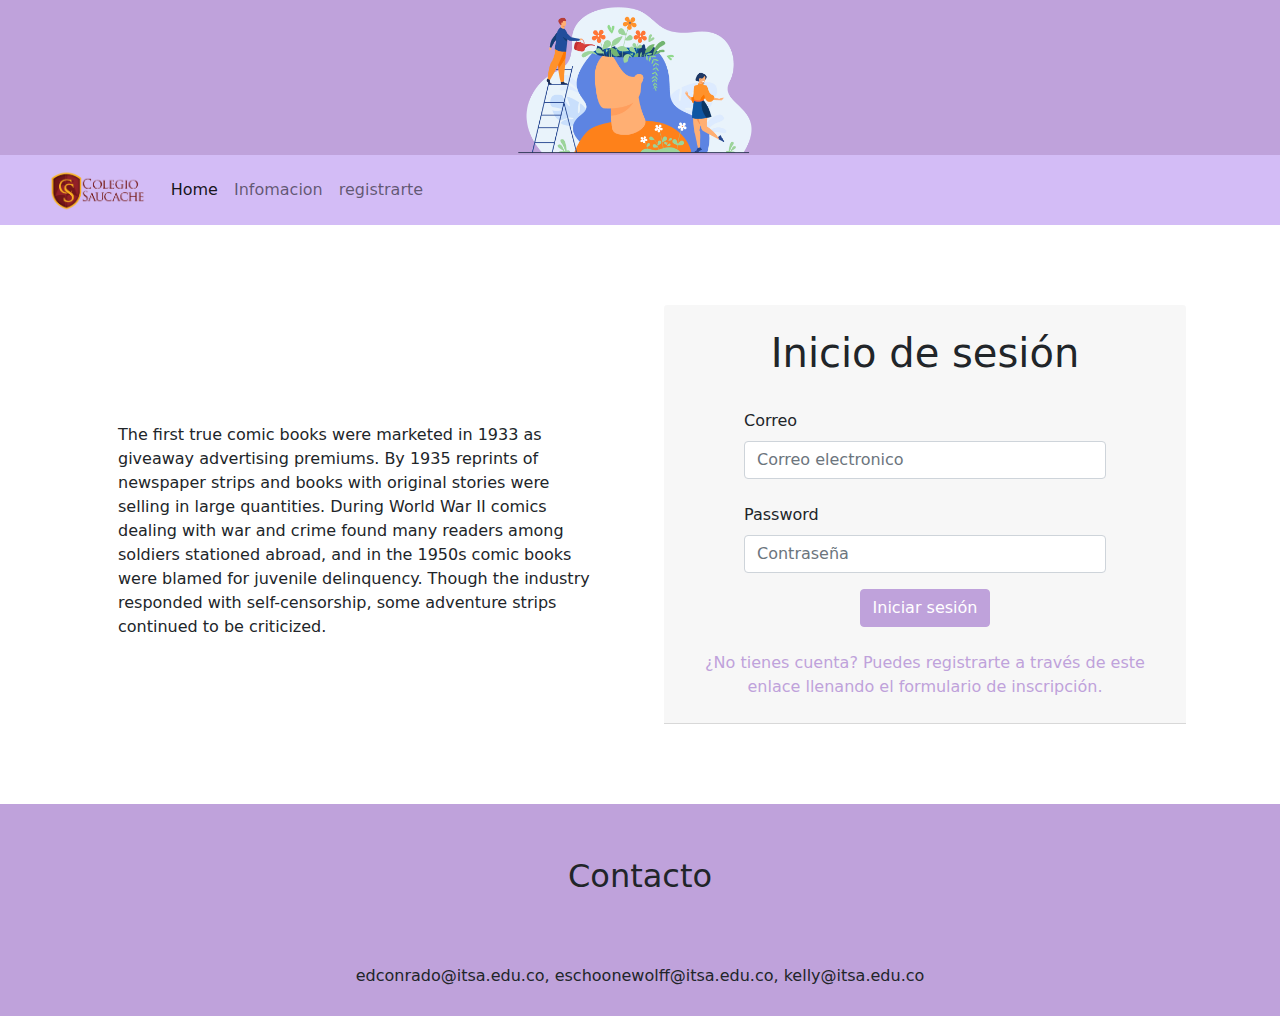
<file: index.html>
<!DOCTYPE html>
<html lang="en">

<head>
    <meta charset="UTF-8">
    <meta http-equiv="X-UA-Compatible" content="IE=edge">
    <meta name="viewport" content="width=device-width, initial-scale=1.0">
    <title>Login</title>
    <link rel="stylesheet" href="css/bootstrap.css">
    <script src="js/bootstrap.min.js"></script>
    <script src="js/verificacion.js"></script>


</head>

<body>
    <!-- navegador -->
    <div class="col-lg-12 text-center" style="background-color: #bfa2db;">
        <img src="img/csjd-servicios-cat-saludMental.png" class="img-fluid w-25">
    </div>
    <nav class="navbar navbar-expand-lg navbar-light px-5" style="background-color: #d3bcf6">

        <img src="img/logo_colegio.png" alt="" class="col-xl-1 col-lg-1 col-sm-2 col-lg-2 col-3 navbar-brand">
        <button class="navbar-toggler" type="button" data-bs-toggle="collapse" data-bs-target="#navbarNavAltMarkup"
            aria-controls="navbarNavAltMarkup" aria-expanded="false" aria-label="Toggle navigation">
            <span class="navbar-toggler-icon"></span>
        </button>
        <div class="collapse navbar-collapse" id="navbarNavAltMarkup">
            <div class="navbar-nav">
                <a class="nav-link active" aria-current="page" href="index.html">Home</a>
                <a class="nav-link" href="html/informacion.html">Infomacion</a>
                <a class="nav-link" href="html/registro_usuario.html">registrarte</a>

            </div>
        </div>
    </nav>


    <!-- inicio de container-->
    <div class="container font-weight-bold">
        <div class="row">
            <!-- iformacion -->
            <div class="col-xl-6 col-lg-6 col-sm-12 col-lg-12 my-auto px-5">
                <p class="mt-5 ">
                    The first true comic books were marketed in 1933 as giveaway advertising premiums. By 1935
                    reprints of newspaper strips and books with original stories were selling in large quantities.
                    During World War II comics dealing with war and crime found many
                    readers among soldiers stationed abroad, and in the 1950s comic books were blamed for juvenile
                    delinquency. Though the industry responded with self-censorship, some adventure strips continued
                    to be criticized.
                </p>
            </div>
            <!-- inicio de session -->
            <div class="col-xl-6 col-lg-6 col-sm-12 col-lg-12 my-5 p-2 ">
                <div class="my-2 p-3" style="max-width: 40rem;">
                    <div class="card-header ">
                        <h1 class="text-center m-3">Inicio de sesión</h1>
                        <div class="card-body text-dark">
                            <form class="px-5">
                                <div class="form-group">
                                    <label class="mb-2" for="usu">Correo</label>
                                    <input type="email" class="form-control" name="email" id="usu"
                                        placeholder="Correo electronico">
                                </div>
                                <div class="form-group mt-4">
                                    <label class="mb-2" for="pass">Password</label>
                                    <input type="password" class="form-control" id="pass" placeholder="Contraseña">
                                </div>
                                <div class="text-center">
                                    <button type="submit" class="btn btn-primary mt-3">Iniciar sesión</button>
                                </div>
                            </form>
                            <div class="mt-4 text-center">
                                <a href="html/registro_usuario.html" class="text-decoration-none">¿No tienes cuenta?
                                    Puedes registrarte a través de este enlace llenando el formulario de
                                    inscripción.</a>
                            </div>
                        </div>
                    </div>
                </div>
            </div>
        </div>
    </div>




    <footer class="text-center text-black pb-1" style="background-color: #bfa2db;">
        <div class="p-5">

            <p class="d-flex justify-content-center align-items-center">
                <span class="fs-2">Contacto</span>

            </p>


        </div>
        <div class="text-center mb-4">
            <p class="text-black">edconrado@itsa.edu.co, eschoonewolff@itsa.edu.co, kelly@itsa.edu.co </p>
        </div>
    </footer>






</body>

</html>
</file>
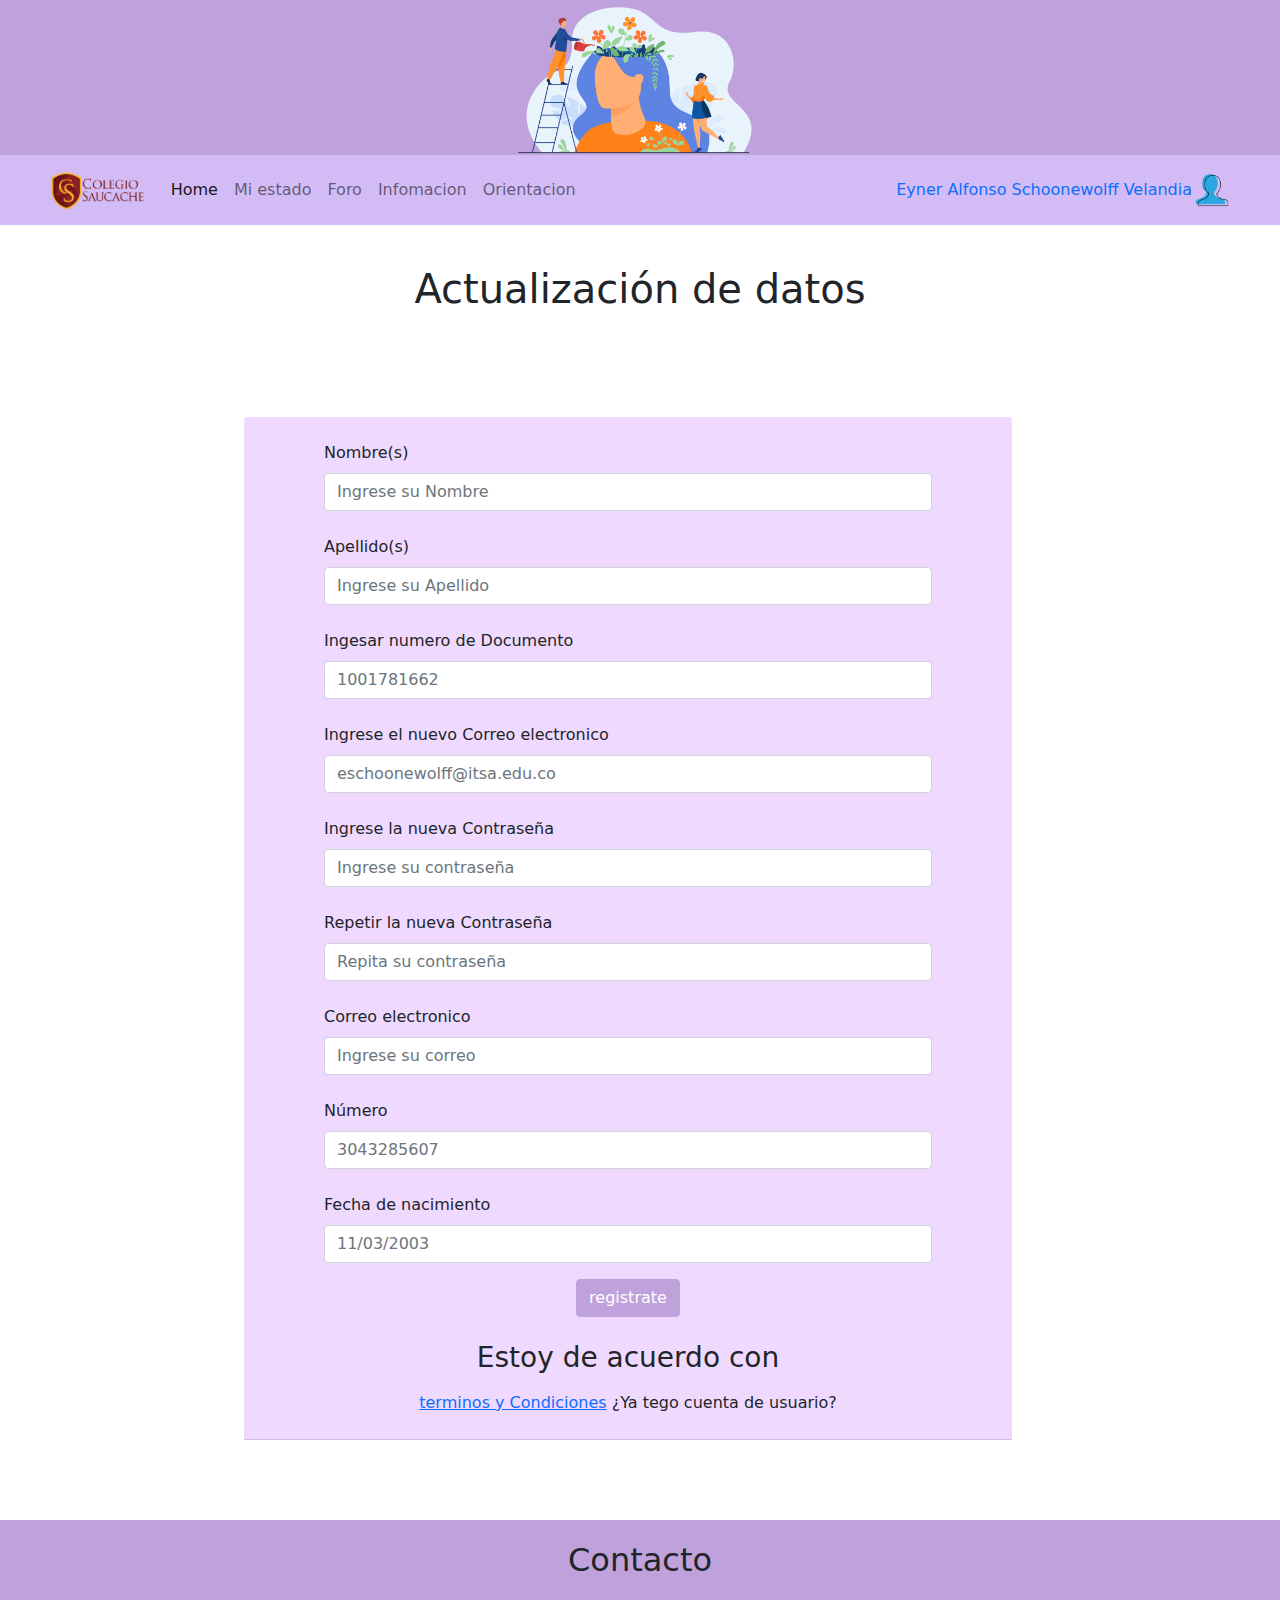
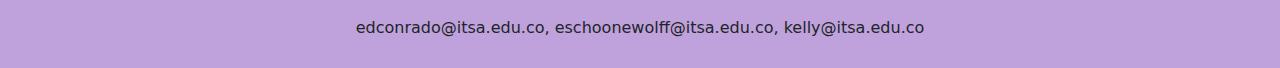
<file: html/actualizacion_dato.html>
<!DOCTYPE html>
<html lang="en">

<head>
    <meta charset="UTF-8">
    <meta http-equiv="X-UA-Compatible" content="IE=edge">
    <meta name="viewport" content="width=device-width, initial-scale=1.0">
    <title>Actualización de datos</title>
    <link rel="stylesheet" href="../css/bootstrap.css">
    <script src="../js/bootstrap.min.js"></script>

</head>

<body>


    <div class="col-lg-12 text-center" style="background-color: #bfa2db;">
        <img src="../img/csjd-servicios-cat-saludMental.png" class="img-fluid w-25">
    </div>
    <nav class="navbar navbar-expand-lg navbar-light px-5 p-2" style="background-color: #d3bcf6">

        <img src="../img/logo_colegio.png" alt="" class="col-xl-1 col-lg-1 col-sm-2 col-lg-2 col-3 navbar-brand">
        <button class="navbar-toggler" type="button" data-bs-toggle="collapse" data-bs-target="#navbarNavAltMarkup"
            aria-controls="navbarNavAltMarkup" aria-expanded="false" aria-label="Toggle navigation">
            <span class="navbar-toggler-icon"></span>
        </button>
        <div class="collapse navbar-collapse" id="navbarNavAltMarkup">
            <div class="navbar-nav">
                <a class="nav-link active" aria-current="page" href="../index.html">Home</a>
                <a class="nav-link" href="#">Mi estado</a>
                <a class="nav-link" href="../html/foro.html">Foro</a>
                <a class="nav-link" href="../html/informacion.html">Infomacion</a>
                <a class="nav-link" href="../html/orientaciones.html">Orientacion</a>
            </div>



        </div>
        <div class="align-items-end  ">
            <a class="text-decoration-none text-primary collapse navbar-collapse">Eyner Alfonso Schoonewolff
                Velandia</a>
        </div>

        <img src="../img/imagen_datos_actualizacion.png" width= 40px">
    </nav>



    <div class="container">
        <div class="row">

            <h1 class="text-center mt-4 d-flex justify-content-center p-3">Actualización de datos</h1>
        </div>
        <div class="col-xl-12 col-lg-12 col-sm-12 col-lg-12 my-5 p-2 row d-flex justify-content-center">
            <div class="my-2 p-3" style="max-width: 50rem;">
                <div class="card-header" style="background-color: #f0d9ff;">
                    <div class="card-body text-dark">
                        <form class="px-5" id="formularioRegistro" method="post">
                            <div class="form-group ">
                                <label class="mb-2" for="Nombre estudiante">Nombre(s)</label>
                                <input class="form-control" type="text" name="nombres" id="nombres"
                                    placeholder="Ingrese su Nombre">
                            </div>
                            <div class="form-group mt-4">
                                <label class="mb-2" for="Apellido estudiante">Apellido(s)</label>
                                <input class="form-control" type="text" name="Apellidos" id="Apellidos"
                                    placeholder="Ingrese su Apellido">
                            </div>
                            <div class="form-group mt-4">
                                <label class="mb-2" for="Documento">Ingesar numero de
                                    Documento</label>
                                <input class="form-control" type="number " name="ID " id="ID " placeholder="1001781662 "
                                    onkeypress="isNumeric(event) ">
                            </div>

                            <div class="form-group mt-4">
                                <label class="mb-2" for="Email ">Ingrese el nuevo Correo electronico</label>
                                <input class="form-control " type="email " name="Correo " id="Correo "
                                    placeholder="eschoonewolff@itsa.edu.co ">
                            </div>

                            <div class="form-group mt-4">
                                <label class="mb-2" for="password"> Ingrese la nueva Contraseña</label>
                                <input class="form-control" type="password" name="Contraseña" id="Contraseña"
                                    placeholder="Ingrese su contraseña">

                            </div>
                            <div class="form-group mt-4">
                                <label class="mb-2" for="password">Repetir la nueva
                                    Contraseña</label>
                                <input class="form-control" type="password" name="Contraseña" id="Contraseña"
                                    placeholder="Repita su contraseña">
                            </div>

                            <div class="form-group mt-4">
                                <label class="mb-2" for="Email">Correo electronico</label>
                                <input class="form-control" type="email" name="Correo" id="Correo"
                                    placeholder="Ingrese su correo">

                            </div>

                            <div class="form-group mt-4">
                                <label class="mb-2" for="number ">Número</label>
                                <input class="form-control" type="number " name="Celular " id="Celular "
                                    placeholder="3043285607 " onkeypress="isNumeric(event) ">
                            </div>

                            <div class="form-group mt-4">
                                <label class="mb-2 " for="date ">Fecha de nacimiento</label>
                                <input class="form-control " type="date " name="fecha " id="fecha "
                                    placeholder="11/03/2003 ">
                            </div>
                            <div class="text-center">
                                <button type="submit" class="btn btn-primary mt-3">registrate</button>
                            </div>
                        </form>
                        <div class="mt-4 text-center text-dark">

                            <h3 class="text-center m-3"> Estoy de acuerdo con</h3>
                            <a href="" class="text-primary">terminos y Condiciones</a>

                            <a href="" class="text-decoration-none text-dark">¿Ya tego cuenta de usuario?</a>
                        </div>
                        </section>
                    </div>
                </div>
            </div>
        </div>
    </div>



    <footer class="text-center text-black pb-1" style="background-color: #bfa2db;">
        <div class="p-3">
            <p class="d-flex justify-content-center align-items-center">
                <span class="fs-2">Contacto</span>
            </p>
        </div>
        <div class="text-center mb-4">
            <p class="text-black">edconrado@itsa.edu.co, eschoonewolff@itsa.edu.co, kelly@itsa.edu.co </p>
        </div>
    </footer>

</body>

</html>
</file>
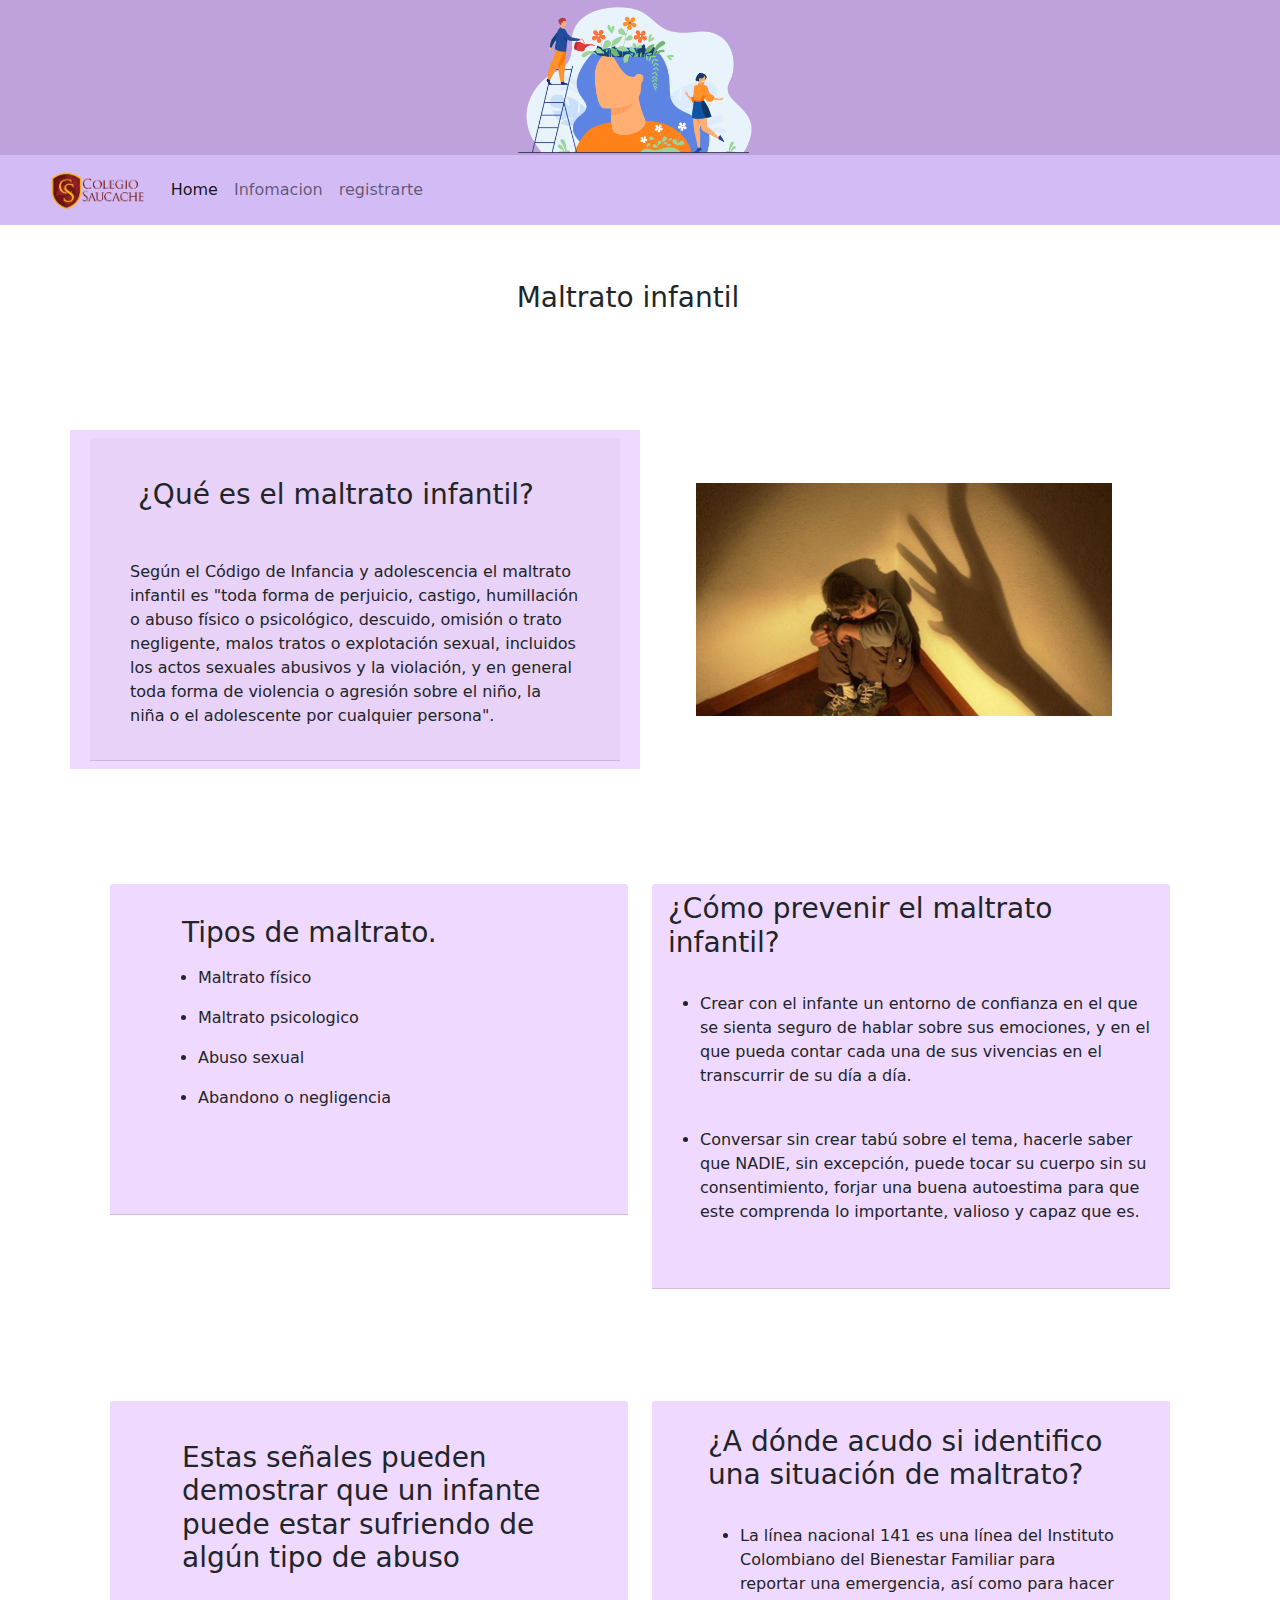
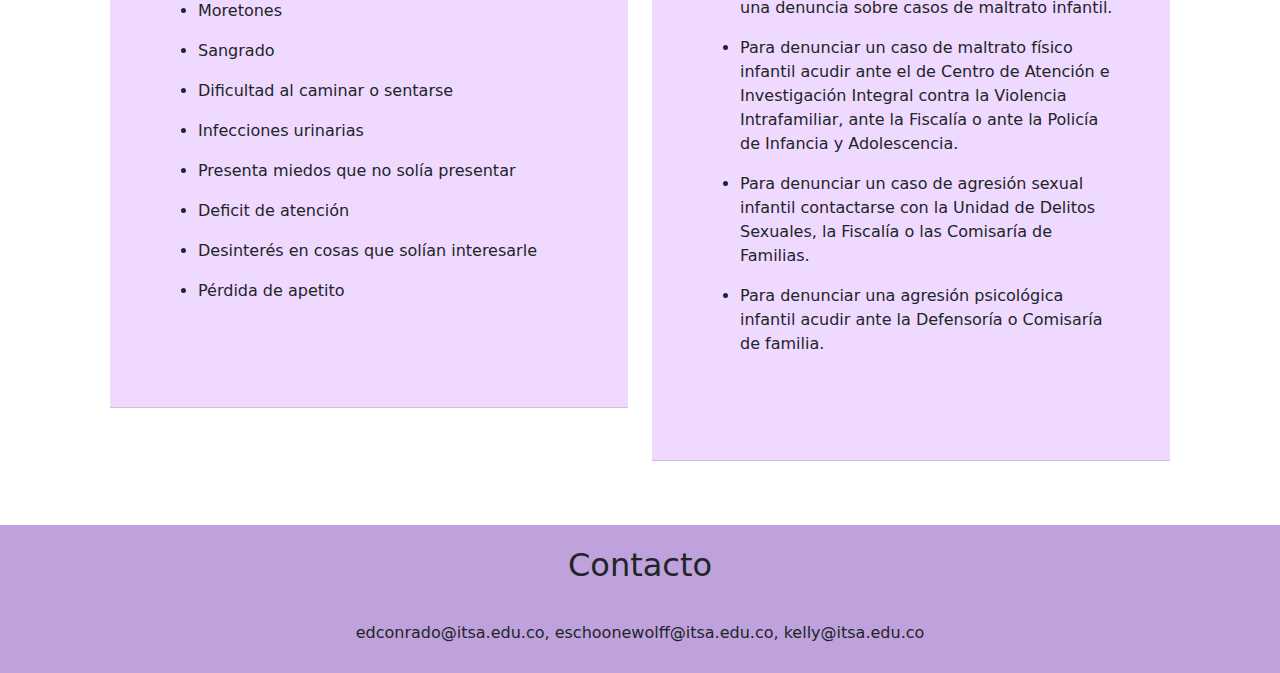
<file: html/informacion.html>
<!DOCTYPE html>
<html lang="en">

<head>
    <meta charset="UTF-8">
    <meta http-equiv="X-UA-Compatible" content="IE=edge">
    <meta name="viewport" content="width=device-width, initial-scale=1.0">
    <title>Vista usuario</title>
    <link rel="stylesheet" href="../css/bootstrap.css">
    <script src="../js/bootstrap.min.js"></script>
    <script src="../js/verificacion.js"></script>

<body>

    <div class="col-lg-12 text-center" style="background-color: #bfa2db;">
        <img src="../img/csjd-servicios-cat-saludMental.png" class="img-fluid w-25">
    </div>
    <nav class="navbar navbar-expand-lg navbar-light px-5" style="background-color: #d3bcf6">

        <img src="../img/logo_colegio.png" alt="" class="col-xl-1 col-lg-1 col-sm-2 col-lg-2 col-3 navbar-brand">
        <button class="navbar-toggler" type="button" data-bs-toggle="collapse" data-bs-target="#navbarNavAltMarkup"
            aria-controls="navbarNavAltMarkup" aria-expanded="false" aria-label="Toggle navigation">
            <span class="navbar-toggler-icon"></span>
        </button>
        <div class="collapse navbar-collapse" id="navbarNavAltMarkup">
            <div class="navbar-nav">
                <a class="nav-link active" aria-current="page" href="../index.html">Home</a>
                <a class="nav-link" href="../html/informacion.html">Infomacion</a>
                <a class="nav-link" href="../html/registro_usuario.html">registrarte</a>
            </div>
        </div>
    </nav>

    <div class="container">
        <div class="row ">
            <div class="col-xl-12 col-lg-12 col-sm-0 col-lg-12 my-5 p-2 row d-flex justify-content-center ">
                <h3 class="text-center ">Maltrato infantil</h3>
            </div>
        </div>


        <div class="row justify-content-center align-items-center mw-150rem">
            <div class="col-xl-6 col-lg-6 col-sm-12 my-5"  style="background-color: #f0d9ff;" >
        
                <div class="card-header m-2">
                    <h3 class="m-2 p-4">¿Qué es el maltrato infantil?</h3>

                    <p class="m-2 p-3">Según el Código de Infancia y adolescencia el maltrato infantil es "toda forma de
                        perjuicio, castigo, humillación o abuso físico o psicológico, descuido, omisión o trato
                        negligente, malos tratos o explotación sexual, incluidos los actos
                        sexuales abusivos y la violación, y en general toda forma de violencia o agresión sobre el niño,
                        la niña o el adolescente por cualquier persona".
                </div>
            </div>
            <div class="col-xl-6 col-lg-6 col-sm-12 col-lg-6 my-5 p-2">
                <img class="m-5" src="../img/maltrato_infantil.jpg" width="75%">
            </div>
        </div>

        <div class="row m-3">
            
            <div class="col-xl-6 col-lg-6 col-sm-12 my-5" >
                <div class="card-header pb-5"  style="background-color: #f0d9ff;">
                    <div class="px-4 pb-4 m-3">
                        <h3 class="m-2 p-2">Tipos de maltrato.</h3>
                        <ul>
                            <li> Maltrato físico</li>
                        </ul>
                        <ul>
                            <li> Maltrato psicologico</li>
                        </ul>
                        <ul>
                            <li> Abuso sexual </li>
                        </ul>
                        <ul>
                            <li> Abandono o negligencia </li>
                        </ul>

                    </div>

                </div>
            </div>


            <div class="col-xl-6 col-lg-6 col-sm-12 my-5" >
                <div class="card-header  pb-5 pr-3 pl-3"  style="background-color: #f0d9ff;">
                    <h3 class="">¿Cómo prevenir el maltrato infantil?</h3> <br>
                    <ul>
                        <li> Crear con el infante un entorno de confianza en el que se sienta seguro de hablar sobre sus
                            emociones, y en el que pueda contar cada una de sus vivencias en el transcurrir de su día a
                            día. </li> <br>
                    </ul>
                    <ul>
                        <li> Conversar sin crear tabú sobre el tema, hacerle saber que NADIE, sin excepción, puede tocar
                            su cuerpo sin su consentimiento, forjar una buena autoestima para que este comprenda lo
                            importante, valioso y capaz que es. </li>
                    </ul>
                </div>
            </div>
        </div>
        <div class="row m-3">
            
            <div class="col-xl-6 col-lg-6 col-sm-12 my-5" >
                <div class="card-header  pb-5 pr-3 pl-3"  style="background-color: #f0d9ff;">
                    <div class="px-4 pb-4 m-3">
                        <h3 class="p-3">Estas señales pueden demostrar que un infante puede estar sufriendo de algún tipo
                            de abuso</h3> 
                        <ul>

                            <li>Moretones</li>
                        </ul>
                        
                        <ul>
                            <li> Sangrado </li>
                        </ul>
                        <ul>
                            <li> Dificultad al caminar o sentarse </li>
                        </ul>
                        <ul>
                            <li> Infecciones urinarias</li>
                        </ul>
                        <ul>
                            <li> Presenta miedos que no solía presentar</li>
                        </ul>
                        <ul>
                            <li> Deficit de atención </li>
                        </ul>
                        <ul>
                            <li>Desinterés en cosas que solían interesarle </li>
                        </ul>
                        <ul>
                            <li>Pérdida de apetito </li>
                        </ul>
                    </div>
                </div>
            </div>
    
    
            <div class="col-xl-6 col-lg-6 col-sm-12 my-5" >
                <div class="card-header  pb-5 pr-3 pl-3"  style="background-color: #f0d9ff;">
                    <div class="px-4 pb-4 m-3">
                        <h3 class="">¿A dónde acudo si identifico una situación de maltrato?</h3><br>
                        <ul>
                            <li>La línea nacional 141 es una línea del Instituto Colombiano del Bienestar Familiar para
                                reportar una emergencia, así como para hacer una denuncia sobre casos de maltrato infantil.
                            </li>
                        </ul>
    
                        <ul>
                            <li> Para denunciar un caso de maltrato físico infantil acudir ante el de Centro de Atención e
                                Investigación Integral contra la Violencia Intrafamiliar, ante la Fiscalía o ante la Policía
                                de Infancia y Adolescencia. </li> 
                        </ul>
                        <ul>
                            <li> Para denunciar un caso de agresión sexual infantil contactarse con la Unidad de Delitos
                                Sexuales, la Fiscalía o las Comisaría de Familias. </li> 
                        </ul>
                        <ul>
                            <li> Para denunciar una agresión psicológica infantil acudir ante la Defensoría o Comisaría de
                                familia. </li>
                        </ul>

                    </div>
                </div>
            </div>
        </div>
    </div>





    <footer class="text-center text-black pb-1" style="background-color: #bfa2db;">
        <div class="p-3">
            <p class="d-flex justify-content-center align-items-center">
                <span class="fs-2">Contacto</span>
            </p>
        </div>
        <div class="text-center mb-4">
            <p class="text-black">edconrado@itsa.edu.co, eschoonewolff@itsa.edu.co, kelly@itsa.edu.co </p>
        </div>
    </footer>

</body>

</html>
</file>
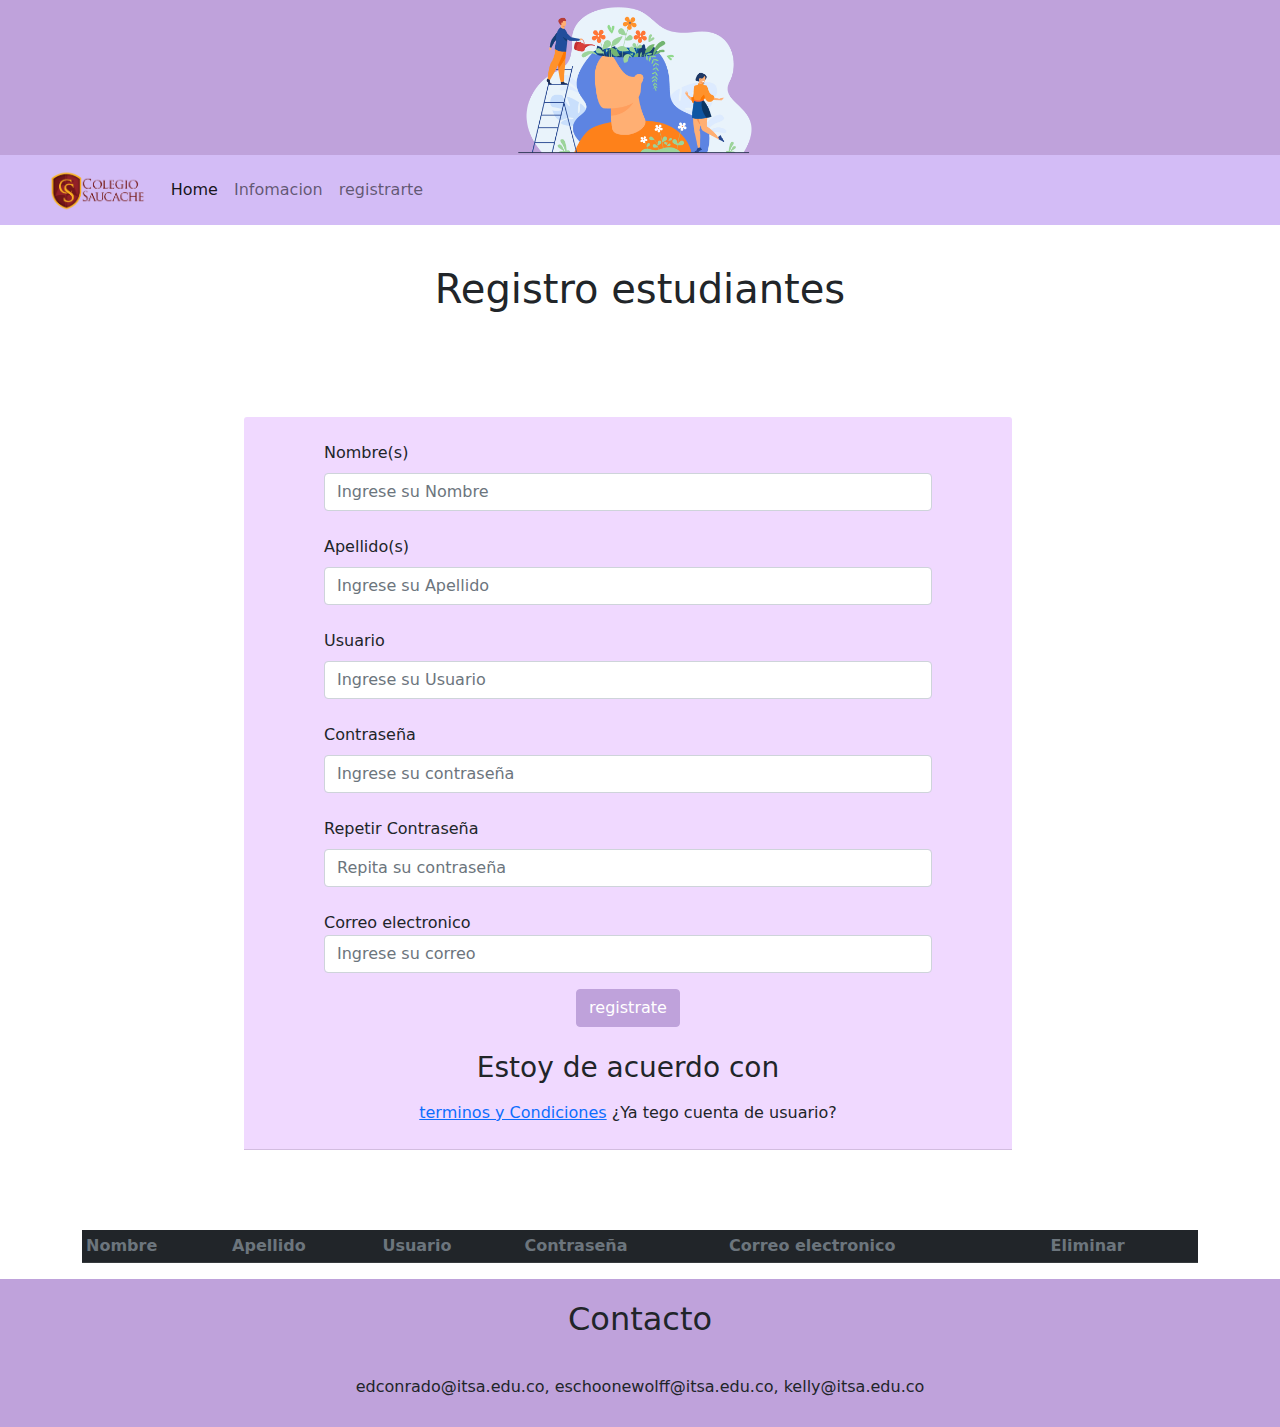
<file: html/registro_usuario.html>
<!DOCTYPE html>

<html lang="en">

<head>
    <meta charset="UTF-8">
    <meta http-equiv="X-UA-Compatible" content="IE=edge">
    <meta name="viewport" content="width=device-width, initial-scale=1.0">
    <title>Registro</title>
    <link rel="stylesheet" href="../css/bootstrap.css">
    <script src="../js/bootstrap.min.js"></script>
    <script src="../js/verificacion.js"></script>
</head>

<body>



    <div class="col-lg-12 text-center bs-primary" style="background-color: #bfa2db;">
        <img src="../img/csjd-servicios-cat-saludMental.png" class="img-fluid w-25">
    </div>
    <nav class="navbar navbar-expand-lg navbar-light px-5" style="background-color: #d3bcf6">

        <img src="../img/logo_colegio.png" alt="" class="col-xl-1 col-lg-1 col-sm-2 col-lg-2 col-3 navbar-brand">
        <button class="navbar-toggler" type="button" data-bs-toggle="collapse" data-bs-target="#navbarNavAltMarkup"
            aria-controls="navbarNavAltMarkup" aria-expanded="false" aria-label="Toggle navigation">
            <span class="navbar-toggler-icon"></span>
        </button>
        <div class="collapse navbar-collapse" id="navbarNavAltMarkup">
            <div class="navbar-nav">
                <a class="nav-link active" aria-current="page" href="../index.html">Home</a>
                <a class="nav-link" href="../html/informacion.html">Infomacion</a>
                <a class="nav-link" href="../html/registro_usuario.html">registrarte</a>




            </div>
        </div>
    </nav>


    <div class="container">
        <div class="row">

            <h1 class="text-center mt-4 d-flex justify-content-center p-3">Registro estudiantes</h1>
        </div>
        <div
            class="col-xl-12 col-lg-12 col-sm-12 col-lg-12 col-xs-12 col-12 my-5 p-2 row d-flex justify-content-center">
            <div class="my-2 p-3" style="max-width: 50rem;">
                <div class="card-header" style="background-color:#f0d9ff;">
                    <div class="card-body text-dark">
                        <form class="px-5" id="formularioRegistro" method="post" id="formularioRegistro">
                            <div class="form-group ">
                                <label class="mb-2" for="Nombre estudiante">Nombre(s)</label>
                                <input class="form-control" type="text" name="nombres" id="nombres"
                                    placeholder="Ingrese su Nombre">
                            </div>
                            <div class="form-group mt-4">
                                <label class="mb-2" for="Apellido estudiante">Apellido(s)</label>
                                <input class="form-control" type="text" name="Apellidos" id="Apellidos"
                                    placeholder="Ingrese su Apellido">
                            </div>
                            <div class="form-group mt-4">
                                <label class="mb-2" for="usuario">Usuario</label>
                                <input class="form-control" type="text" name="Usuario" id="Usuario"
                                    placeholder="Ingrese su Usuario">
                            </div>
                            <div class="form-group mt-4">
                                <label class="mb-2" for="password">Contraseña</label>
                                <input class="form-control" type="password" name="Contraseña" id="Contraseña"
                                    placeholder="Ingrese su contraseña">

                            </div>
                            <div class="form-group mt-4">
                                <label class="mb-2" for="password">Repetir
                                    Contraseña</label>
                                <input class="form-control" type="password" name="Contraseña" id="Contraseña"
                                    placeholder="Repita su contraseña">
                            </div>

                            <div class="form-group mt-4">
                                <label class="enunciado_registro" for="Email">Correo electronico</label>
                                <input class="form-control" type="email" name="Correo" id="Correo"
                                    placeholder="Ingrese su correo">

                            </div>

                            <div class="text-center">
                                <button type="submit" class="btn btn-primary mt-3">registrate</button>
                            </div>
                        </form>
                        <div class="mt-4 text-center text-dark">

                            <h3 class="text-center m-3"> Estoy de acuerdo con</h3>
                            <a href="" class="text-primary">terminos y Condiciones</a>

                            <a href="" class="text-decoration-none text-dark">¿Ya tego cuenta de usuario?</a>
                        </div>
                        </section>

                    </div>
                </div>
            </div>

        </div>

    </div>




        <div class="container">
            <div class="table-responsive" >
                <table class="table table-hover table-border table-dark table-sm" id="tabla">
                    <thead class="text-secondary">
                        <tr >
                            <th >Nombre</th>
                            <th>Apellido</th>
                            <th>Usuario</th>
                            <th>Contraseña</th>
                            <th>Correo electronico</th>
                            <th >Eliminar</th>
                        </tr>
                    </thead>
                </table>
            </div>
        </div>







    <footer class="text-center text-black pb-1" style="background-color: #bfa2db;">
        <div class="p-3">
            <p class="d-flex justify-content-center align-items-center">
                <span class="fs-2">Contacto</span>
            </p>
        </div>
        <div class="text-center mb-4">
            <p class="text-black">edconrado@itsa.edu.co, eschoonewolff@itsa.edu.co, kelly@itsa.edu.co </p>
        </div>
    </footer>

</body>

</html>

<script src="../js/registro_usuario.js"></script>
</file>
